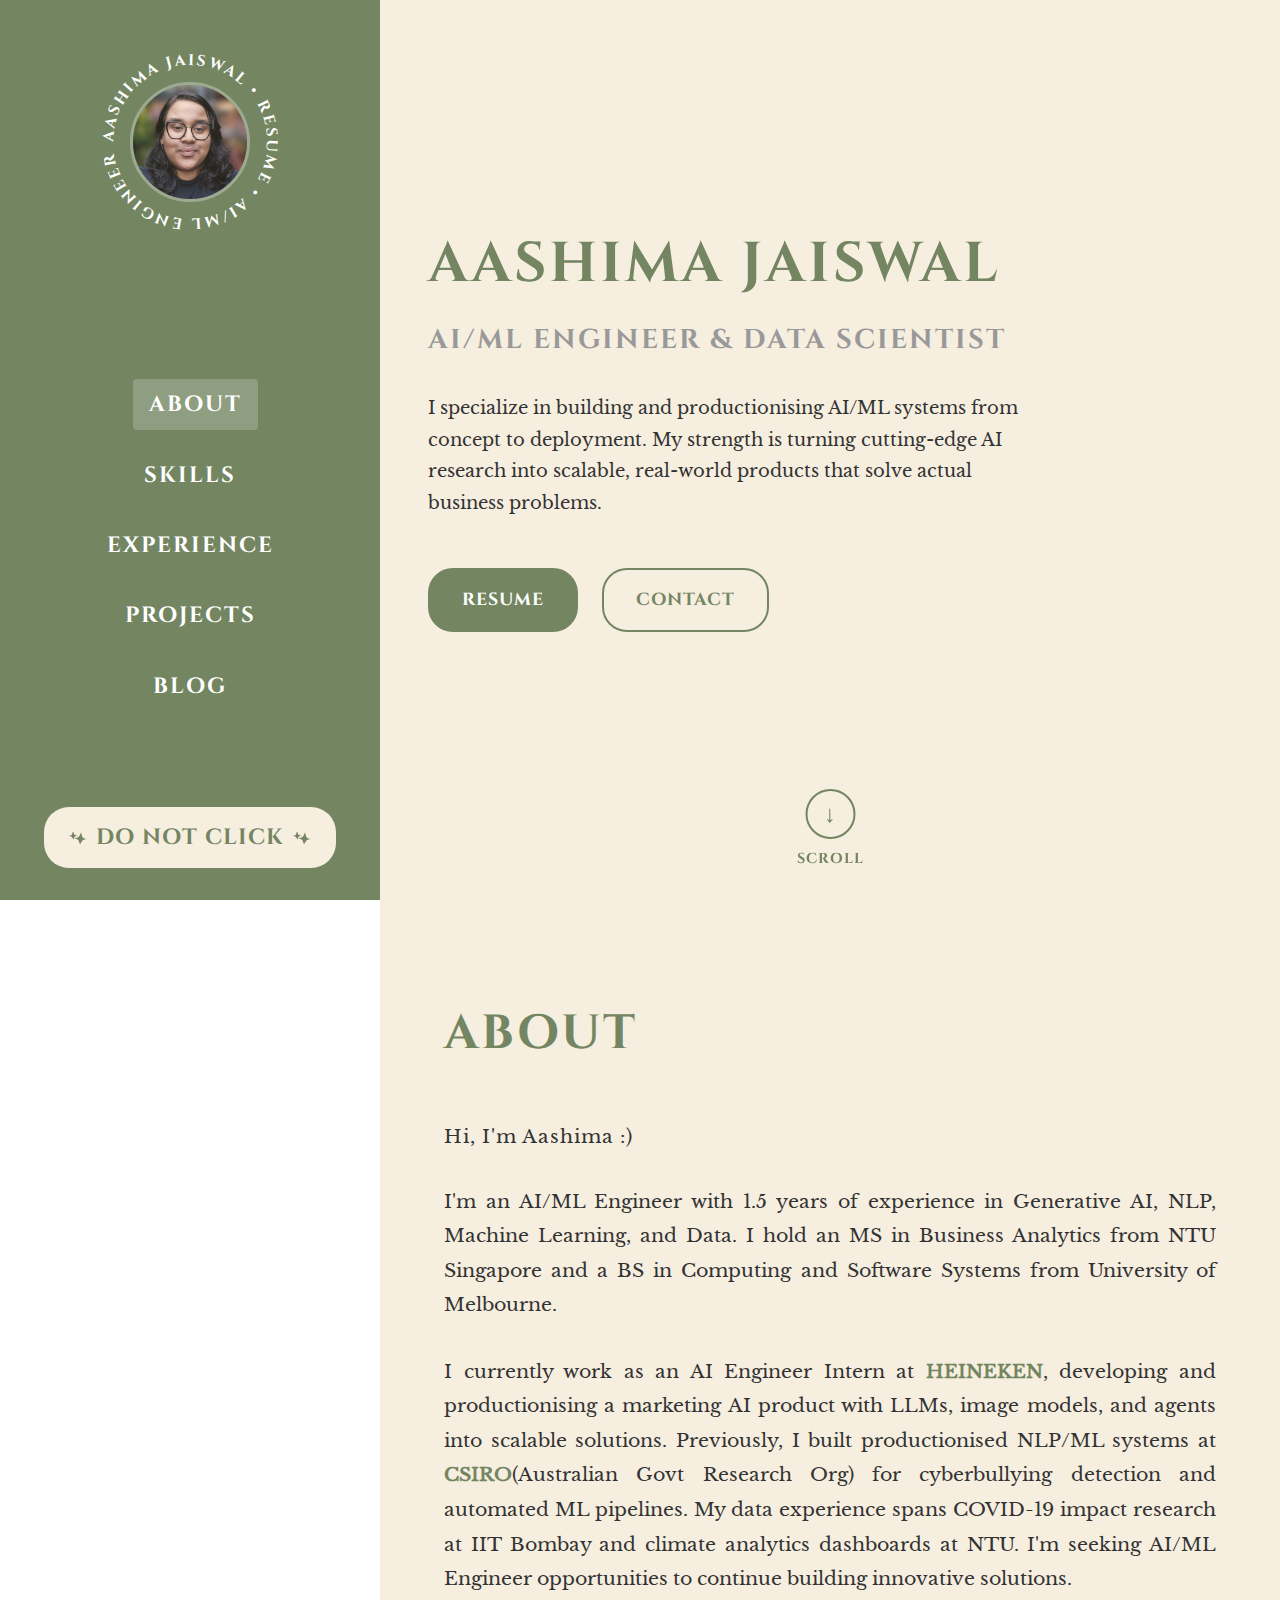
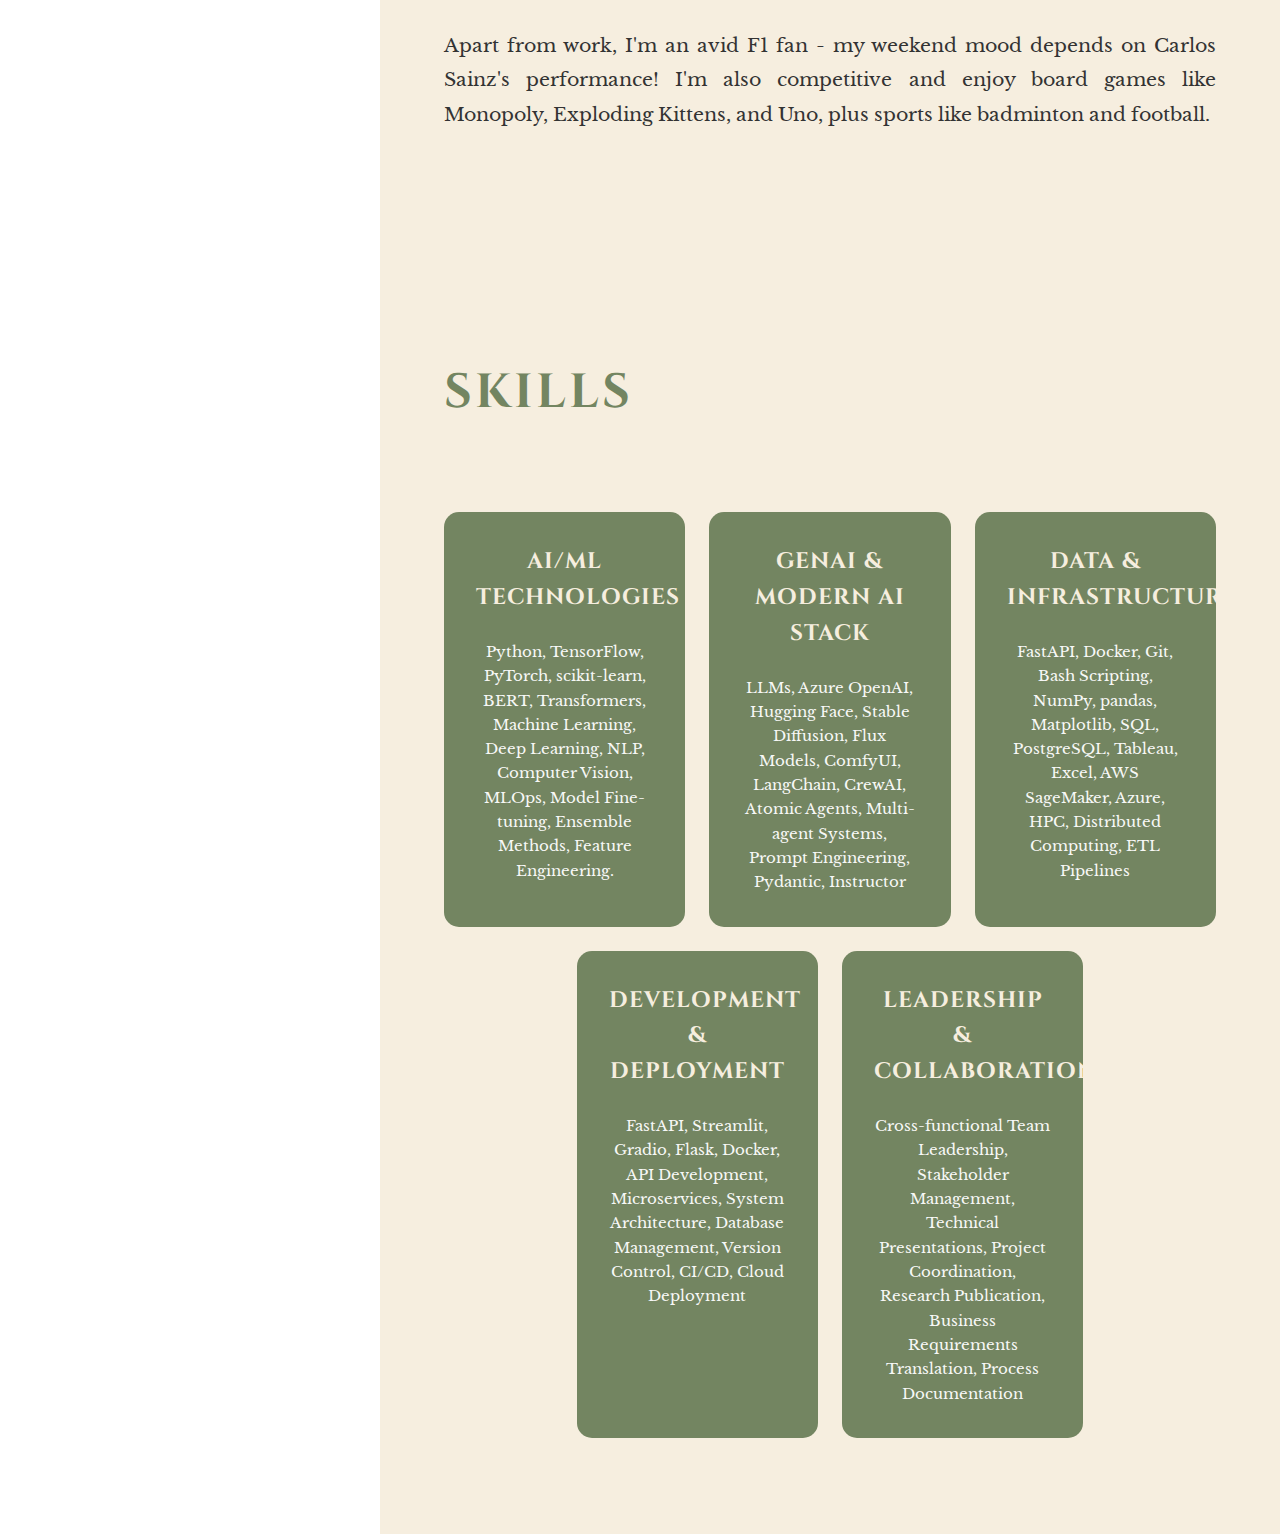
<file: index.html>
<!DOCTYPE html>
<html lang="en">
<head>
    <meta charset="UTF-8">
    <meta name="viewport" content="width=device-width, initial-scale=1.0">
    <title>Aashima Jaiswal - AI/ML Engineer & Data Scientist</title>
    <link rel="stylesheet" href="assets/css/styles.css">
</head>
<body>
    <div class="container">
        <!-- Fixed Sidebar -->
        <div class="sidebar">
            <div class="profile-section">
                <!-- Rotating circular text -->
                <div class="rotating-text-circle">
                    <svg viewBox="0 0 200 200" class="circular-text">
                        <defs>
                            <path id="circle-path" d="M 100, 100 m -70, 0 a 70,70 0 1,1 140,0 a 70,70 0 1,1 -140,0" fill="none"/>
                        </defs>
                        <text class="rotating-text">
                            <textPath href="#circle-path">
                                AASHIMA JAISWAL • RESUME • AI/ML ENGINEER • 
                            </textPath>
                        </text>
                    </svg>
                    
                    <!-- Profile image in center -->
                    <div class="profile-image">
                        <img src="assets/images/profile_photo.jpeg" alt="Aashima Jaiswal">
                    </div>
                </div>
            </div>

            <!-- Navigation Menu -->
            <nav class="navigation">
                <div class="nav-item active" onclick="scrollToSection('about')">ABOUT</div>
                <div class="nav-item" onclick="scrollToSection('skills')">SKILLS</div>
                <div class="nav-item" onclick="scrollToSection('experience')">EXPERIENCE</div>
                <div class="nav-item" onclick="scrollToSection('projects')">PROJECTS</div>
                <div class="nav-item" onclick="scrollToSection('blog')">BLOG</div>
            </nav>

            <!-- Do Not Click Element -->
            <div class="do-not-click">
                <img src="assets/images/sparkle-green.png" alt="sparkle" class="sparkle sparkle-1">
                <span>DO NOT CLICK</span>
                <img src="assets/images/sparkle-green.png" alt="sparkle" class="sparkle sparkle-2">
            </div>
        </div>

        <!-- Main Content Area -->
        <div class="main-content">
            <!-- Hero Section -->
            <section id="hero" class="hero-section">
                <h1 class="main-title">AASHIMA JAISWAL</h1>
                <h2 class="subtitle">AI/ML ENGINEER & DATA SCIENTIST</h2>
                <p class="intro-text">
                    I specialize in building and productionising AI/ML systems from 
                    concept to deployment. My strength is turning cutting-edge AI 
                    research into scalable, real-world products that solve actual business 
                    problems.
                </p>
                <div class="cta-buttons">
                    <a href="assets/docs/Aashima Jaiswal Resume.pdf" class="btn btn-primary" target="_blank" download>RESUME</a>
                    <button class="btn btn-secondary">CONTACT</button>
                </div>
            </section>

            <!-- About Section -->
            <section id="about" class="section">
                <h2 class="section-title">ABOUT</h2>
                <div class="about-content">
                    <h3 class="about-greeting">Hi, I'm Aashima :)</h3>
                    <p class="about-text">
                        I'm an AI/ML Engineer with 1.5 years of experience in Generative AI, NLP, 
                        Machine Learning, and Data. I hold an MS in Business Analytics from NTU 
                        Singapore and a BS in Computing and Software Systems from University of 
                        Melbourne.
                    </p>
                    <p class="about-text">
                        I currently work as an AI Engineer Intern at <strong>HEINEKEN</strong>, developing and 
                        productionising a marketing AI product with LLMs, image models, and agents 
                        into scalable solutions. Previously, I built productionised NLP/ML systems at 
                        <strong>CSIRO</strong>(Australian Govt Research Org) for cyberbullying detection and 
                        automated ML pipelines. My data experience spans COVID-19 impact research at 
                        IIT Bombay and climate analytics dashboards at NTU. I'm seeking AI/ML Engineer 
                        opportunities to continue building innovative solutions.
                    </p>
                    <p class="about-text">
                        Apart from work, I'm an avid F1 fan - my weekend mood depends on Carlos 
                        Sainz's performance! I'm also competitive and enjoy board games like 
                        Monopoly, Exploding Kittens, and Uno, plus sports like badminton and 
                        football.
                    </p>
                </div>
            </section>

            <!-- Skills Section -->
            <section id="skills" class="section">
                <h2 class="section-title">SKILLS</h2>
                <div class="skills-grid">
                    <div class="skill-card">
                        <h3 class="skill-title">AI/ML TECHNOLOGIES</h3>
                        <p class="skill-content">
                            Python, TensorFlow, PyTorch, scikit-learn, BERT, Transformers, Machine Learning, Deep Learning, NLP, Computer Vision, MLOps, Model Fine-tuning, Ensemble Methods, Feature Engineering.
                        </p>
                    </div>
                    
                    <div class="skill-card">
                        <h3 class="skill-title">GENAI & MODERN AI STACK</h3>
                        <p class="skill-content">
                            LLMs, Azure OpenAI, Hugging Face, Stable Diffusion, Flux Models, ComfyUI, LangChain, CrewAI, Atomic Agents, Multi-agent Systems, Prompt Engineering, Pydantic, Instructor
                        </p>
                    </div>
                    
                    <div class="skill-card">
                        <h3 class="skill-title">DATA & INFRASTRUCTURE</h3>
                        <p class="skill-content">
                            FastAPI, Docker, Git, Bash Scripting, NumPy, pandas, Matplotlib, SQL, PostgreSQL, Tableau, Excel, AWS SageMaker, Azure, HPC, Distributed Computing, ETL Pipelines
                        </p>
                    </div>
                    
                    <div class="skill-card">
                        <h3 class="skill-title">DEVELOPMENT & DEPLOYMENT</h3>
                        <p class="skill-content">
                            FastAPI, Streamlit, Gradio, Flask, Docker, API Development, Microservices, System Architecture, Database Management, Version Control, CI/CD, Cloud Deployment
                        </p>
                    </div>
                    
                    <div class="skill-card">
                        <h3 class="skill-title">LEADERSHIP & COLLABORATION</h3>
                        <p class="skill-content">
                            Cross-functional Team Leadership, Stakeholder Management, Technical Presentations, Project Coordination, Research Publication, Business Requirements Translation, Process Documentation
                        </p>
                    </div>
                </div>
            </section>
        </div>
        
        <!-- Single contextual scroll button -->
        <div class="scroll-down" id="contextual-scroll">
            <div class="arrow-down">
                <span>↓</span>
            </div>
            <p>Scroll</p>
        </div>
    </div>

    <script src="assets/js/script.js"></script>
</body>
</html>
</file>
<file: assets/css/styles.css>
/* Font Face Declarations */
@font-face {
    font-family: 'Cinzel';
    src: url('../fonts/Cinzel/static/Cinzel-Bold.ttf') format('truetype');
    font-weight: bold;
    font-display: swap;
}

@font-face {
    font-family: 'LibreBaskerville';
    src: url('../fonts/Libre_Baskerville/LibreBaskerville-Regular.ttf') format('truetype');
    font-weight: normal;
    font-display: swap;
}

/* Reset and Base Styles */
* {
    margin: 0;
    padding: 0;
    box-sizing: border-box;
}

body {
    font-family: 'LibreBaskerville', serif;
    line-height: 1.6;
    color: #333;
    overflow-x: hidden;
}

.container {
    display: flex;
    min-height: 100vh;
}

/* Fixed Sidebar Styles */
.sidebar {
    position: fixed;
    left: 0;
    top: 0;
    width: 380px;
    height: 100vh;
    background: #738561;
    color: white;
    padding: 2rem;
    display: flex;
    flex-direction: column;
    align-items: center;
    justify-content: space-between;
    z-index: 1000;
}

/* Profile Section with Rotating Text */
.profile-section {
    display: flex;
    align-items: center;
    justify-content: center;
    margin-bottom: 2rem;
}

.rotating-text-circle {
    position: relative;
    width: 220px;
    height: 220px;
}

.circular-text {
    width: 100%;
    height: 100%;
    animation: rotate 20s linear infinite;
}

.rotating-text {
    font-family: 'Cinzel', serif;
    font-weight: bold;
    font-size: 14px;
    letter-spacing: 2px;
    fill: white;
    text-transform: uppercase;
}

.profile-image {
    position: absolute;
    top: 50%;
    left: 50%;
    transform: translate(-50%, -50%);
    width: 120px;
    height: 120px;
    border-radius: 50%;
    overflow: hidden;
    border: 3px solid rgba(255, 255, 255, 0.3);
}

.profile-image img {
    width: 100%;
    height: 100%;
    object-fit: cover;
}

/* Navigation Styles */
.navigation {
    display: flex;
    flex-direction: column;
    gap: 1.2rem;
    align-items: center;
}

.nav-item {
    font-family: 'Cinzel', serif;
    font-weight: bold;
    font-size: 22px;
    letter-spacing: 2px;
    cursor: pointer;
    transition: all 0.3s ease;
    padding: 0.5rem 1rem;
    border-radius: 4px;
}

.nav-item:hover,
.nav-item.active {
    background: rgba(255, 255, 255, 0.2);
    transform: translateX(5px);
}

/* Do Not Click Element */
.do-not-click {
    display: flex;
    align-items: center;
    gap: 0.5rem;
    font-family: 'Cinzel', serif;
    font-weight: bold;
    font-size: 22px;
    letter-spacing: 1px;
    color: #738561;
    background: #f6eedf;
    padding: 0.8rem 1.5rem;
    border-radius: 25px;
    position: relative;
}

.sparkle {
    width: 20px;
    height: 20px;
    animation: sparkle 2s ease-in-out infinite;
}

.sparkle-1 {
    animation-delay: 0s;
}

.sparkle-2 {
    animation-delay: 1s;
}

/* Main Content Area */
.main-content {
    margin-left: 380px;     
    flex: 1;
    background: #f6eedf;
    min-height: 100vh;
}

/* Hero Section */
.hero-section {
    padding: 4rem 3rem;
    max-width: 800px;
    display: flex;
    flex-direction: column;
    justify-content: center;
    min-height: 100vh;
    position: relative;
}

.main-title {
    font-family: 'Cinzel', serif;
    font-weight: bold;
    font-size: 3.5rem;
    color: #738561;
    letter-spacing: 3px;
    margin-bottom: 0.5rem;
}

.subtitle {
    font-family: 'Cinzel', serif;
    font-weight: bold;
    font-size: 1.7rem;
    color: #999;
    letter-spacing: 2px;
    margin-bottom: 2rem;
}

.intro-text {
    font-size: 1.1rem;
    line-height: 1.8;
    color: #333;
    margin-bottom: 3rem;
    max-width: 600px;
}

/* CTA Buttons */
.cta-buttons {
    display: flex;
    gap: 1.5rem;
    margin-bottom: 3rem;  
}

.btn {
    padding: 1rem 2rem;
    border: 2px solid #738561;
    background: transparent;
    font-family: 'Cinzel', serif;
    font-weight: bold;
    font-size: 1.1rem;
    letter-spacing: 1px;
    cursor: pointer;
    border-radius: 25px;
    transition: all 0.3s ease;
    text-transform: uppercase;
    text-decoration: none;
    display: inline-block;
}

.btn-primary {
    background: #738561;
    color: white;
}

.btn-primary:hover {
    background: transparent;
    color: #738561;
}

.btn-secondary {
    color: #738561;
}

.btn-secondary:hover {
    background: #738561;
    color: white;
}

/* Scroll Down Arrow - Universal for all sections */
.scroll-down {
    display: flex;
    flex-direction: column;
    align-items: center;
    cursor: pointer;
    transition: all 0.3s ease;
    position: fixed;
    bottom: 30px;
    left: 50vw;
    transform: translateX(-50%);
    z-index: 10;
}

.scroll-down:hover {
    transform: translate(-50%, -5px);
}

.arrow-down {
    width: 50px;
    height: 50px;
    border: 2px solid #738561;
    border-radius: 50%;
    display: flex;
    align-items: center;
    justify-content: center;
    margin-bottom: 0.5rem;
    transition: all 0.3s ease;
    animation: bounce 2s infinite;
}

.arrow-down span {
    font-size: 1.5rem;
    color: #738561;
    font-weight: bold;
}

.scroll-down p {
    font-family: 'Cinzel', serif;
    font-size: 0.9rem;
    color: #738561;
    letter-spacing: 1px;
    text-transform: uppercase;
}

.scroll-down:hover .arrow-down {
    background: #738561;
}

.scroll-down:hover .arrow-down span {
    color: white;
}

/* Section Styles */
.section {
    padding: 6rem 4rem;
    max-width: 1000px;
    min-height: 100vh;
    display: flex;
    flex-direction: column;
    justify-content: center;
    position: relative;
}

.section-title {
    font-family: 'Cinzel', serif;
    font-weight: bold;
    font-size: 3rem;
    color: #738561;
    margin-bottom: 3rem;
    letter-spacing: 3px;
}

/* About Section Styles */
.about-content {
    max-width: 800px;
}

.about-greeting {
    font-family: 'LibreBaskerville', serif;
    font-weight: normal;
    font-size: 1.2rem;
    color: #333;
    margin-bottom: 2rem;
    letter-spacing: 1px;
}

.about-text {
    font-family: 'LibreBaskerville', serif;
    font-size: 1.2rem;
    line-height: 1.8;
    color: #333;
    margin-bottom: 2rem;
    text-align: justify;
}

.about-text strong {
    color: #738561;
    font-weight: bold;
}

/* Skills Section Styles */
.skills-grid {
    display: grid;
    grid-template-columns: repeat(6, 1fr);
    gap: 1.5rem;
    margin-top: 2rem;
    max-width: 1200px;
}

.skill-card {
    background: #738561;
    color: white;
    padding: 2rem;
    border-radius: 15px;
    transition: transform 0.3s ease;
    text-align: center;
    grid-column: span 2;
}

.skill-card:nth-child(4) {
    grid-column: 2 / 4;
}

.skill-card:nth-child(5) {
    grid-column: 4 / 6;
}

.skill-card:hover {
    transform: translateY(-5px);
}

.skill-title {
    font-family: 'Cinzel', serif;
    font-weight: bold;
    font-size: 1.4rem;
    color: #f6eedf;
    margin-bottom: 1.5rem;
    letter-spacing: 1px;
    text-transform: uppercase;
}

.skill-content {
    font-family: 'LibreBaskerville', serif;
    font-size: 0.95rem;
    line-height: 1.6;
    opacity: 0.95;
}

/* Animations */
@keyframes bounce {
    0%, 20%, 50%, 80%, 100% {
        transform: translateY(0);
    }
    40% {
        transform: translateY(-10px);
    }
    60% {
        transform: translateY(-5px);
    }
}

@keyframes rotate {
    from {
        transform: rotate(0deg);
    }
    to {
        transform: rotate(360deg);
    }
}

@keyframes sparkle {
    0%, 100% {
        transform: scale(1) rotate(0deg);
        opacity: 1;
    }
    50% {
        transform: scale(1.2) rotate(180deg);
        opacity: 0.7;
    }
}

/* Responsive Design */
@media (min-width: 769px) {
    .scroll-down {
        left: calc(380px + 50vw - 190px);
    }
}

@media (max-width: 1024px) and (min-width: 769px) {
    .sidebar {
        width: 320px;
    }
    
    .main-content {
        margin-left: 320px;
    }
    
    .skills-grid {
        grid-template-columns: repeat(2, 1fr);
        gap: 1.5rem;
    }
    
    .skill-card {
        grid-column: span 1;
    }
    
    .skill-card:nth-child(4),
    .skill-card:nth-child(5) {
        grid-column: span 1;
    }
    
    .rotating-text-circle {
        width: 180px;
        height: 180px;
    }
    
    .profile-image {
        width: 180px;
        height: 180px;
    }
    
    .rotating-text {
        font-size: 30px;
    }
    
    .section {
        padding: 5rem 2rem;
    }
    
    .section-title {
        font-size: 2.5rem;
    }
}

@media (max-width: 768px) {
    .sidebar {
        position: relative;
        width: 100%;
        height: auto;
        padding: 2rem 1rem;
    }
    
    .main-content {
        margin-left: 0;
    }
    
    .container {
        flex-direction: column;
    }
    
    .navigation {
        flex-direction: row;
        flex-wrap: wrap;
        justify-content: center;
        gap: 1.5rem;
        padding: 1rem 0;
    }
    
    .nav-item {
        font-size: 16px;
        padding: 0.6rem 1rem;
        margin: 0.3rem;
    }
    
    .hero-section {
        padding: 2rem 1.5rem;
        text-align: center;
    }
    
    .section {
        padding: 3rem 1.5rem;
    }
    
    .section-title {
        font-size: 2rem;
    }
    
    .about-greeting {
        font-size: 1.1rem;
    }
    
    .about-text {
        font-size: 1rem;
        text-align: left;
    }
    
    .skills-grid {
        grid-template-columns: 1fr;
        gap: 1rem;
    }
    
    .skill-card {
        grid-column: span 1;
    }
    
    .skill-card:nth-child(4),
    .skill-card:nth-child(5) {
        grid-column: span 1;
    }
    
    .skill-title {
        font-size: 1.2rem;
    }
    
    .skill-content {
        font-size: 0.9rem;
    }
    
    .scroll-down {
        left: 50vw;
        bottom: 20px;
    }
    
    .main-title {
        font-size: 2.5rem;
    }
    
    .cta-buttons {
        justify-content: center;
        flex-wrap: wrap;
    }
}
</file>
